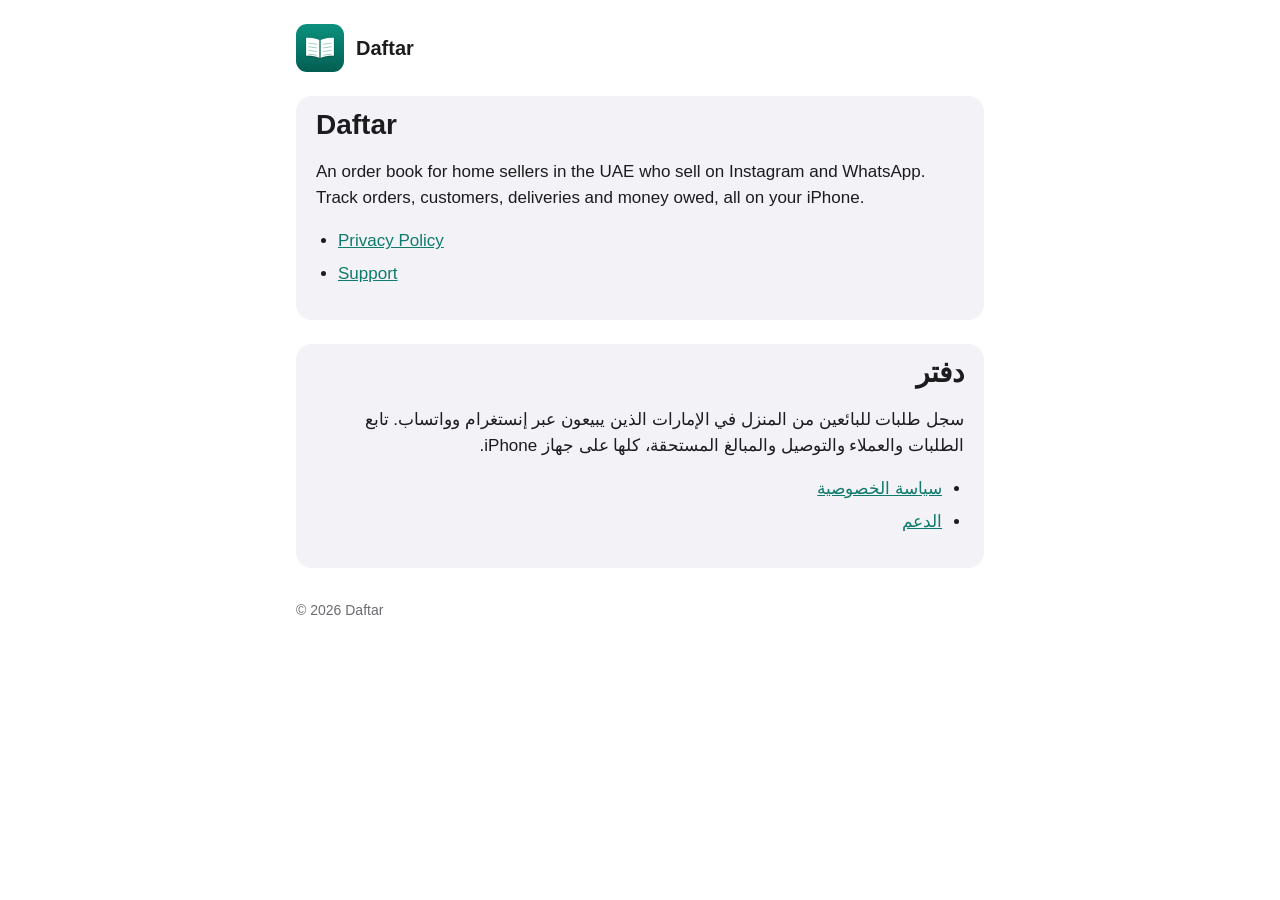
<file: index.html>
<!doctype html>
<html lang="en">
<head>
  <meta charset="utf-8">
  <meta name="viewport" content="width=device-width, initial-scale=1">
  <title>Daftar</title>
  <meta name="description" content="Daftar: an order book for home sellers in the UAE.">
  <link rel="stylesheet" href="style.css">
  <link rel="icon" href="icon.png">
</head>
<body>
<main>
  <header><img src="icon.png" alt=""><a href="index.html">Daftar</a></header>

  <section class="lang" lang="en" dir="ltr">
    <h1>Daftar</h1>
    <p>An order book for home sellers in the UAE who sell on Instagram and WhatsApp. Track orders, customers, deliveries and money owed, all on your iPhone.</p>
    <ul>
      <li><a href="privacy.html#en">Privacy Policy</a></li>
      <li><a href="support.html#en">Support</a></li>
    </ul>
  </section>

  <section class="lang" lang="ar" dir="rtl">
    <h1>دفتر</h1>
    <p>سجل طلبات للبائعين من المنزل في الإمارات الذين يبيعون عبر إنستغرام وواتساب. تابع الطلبات والعملاء والتوصيل والمبالغ المستحقة، كلها على جهاز iPhone.</p>
    <ul>
      <li><a href="privacy.html#ar">سياسة الخصوصية</a></li>
      <li><a href="support.html#ar">الدعم</a></li>
    </ul>
  </section>

  <footer>© 2026 Daftar</footer>
</main>
</body>
</html>
</file>
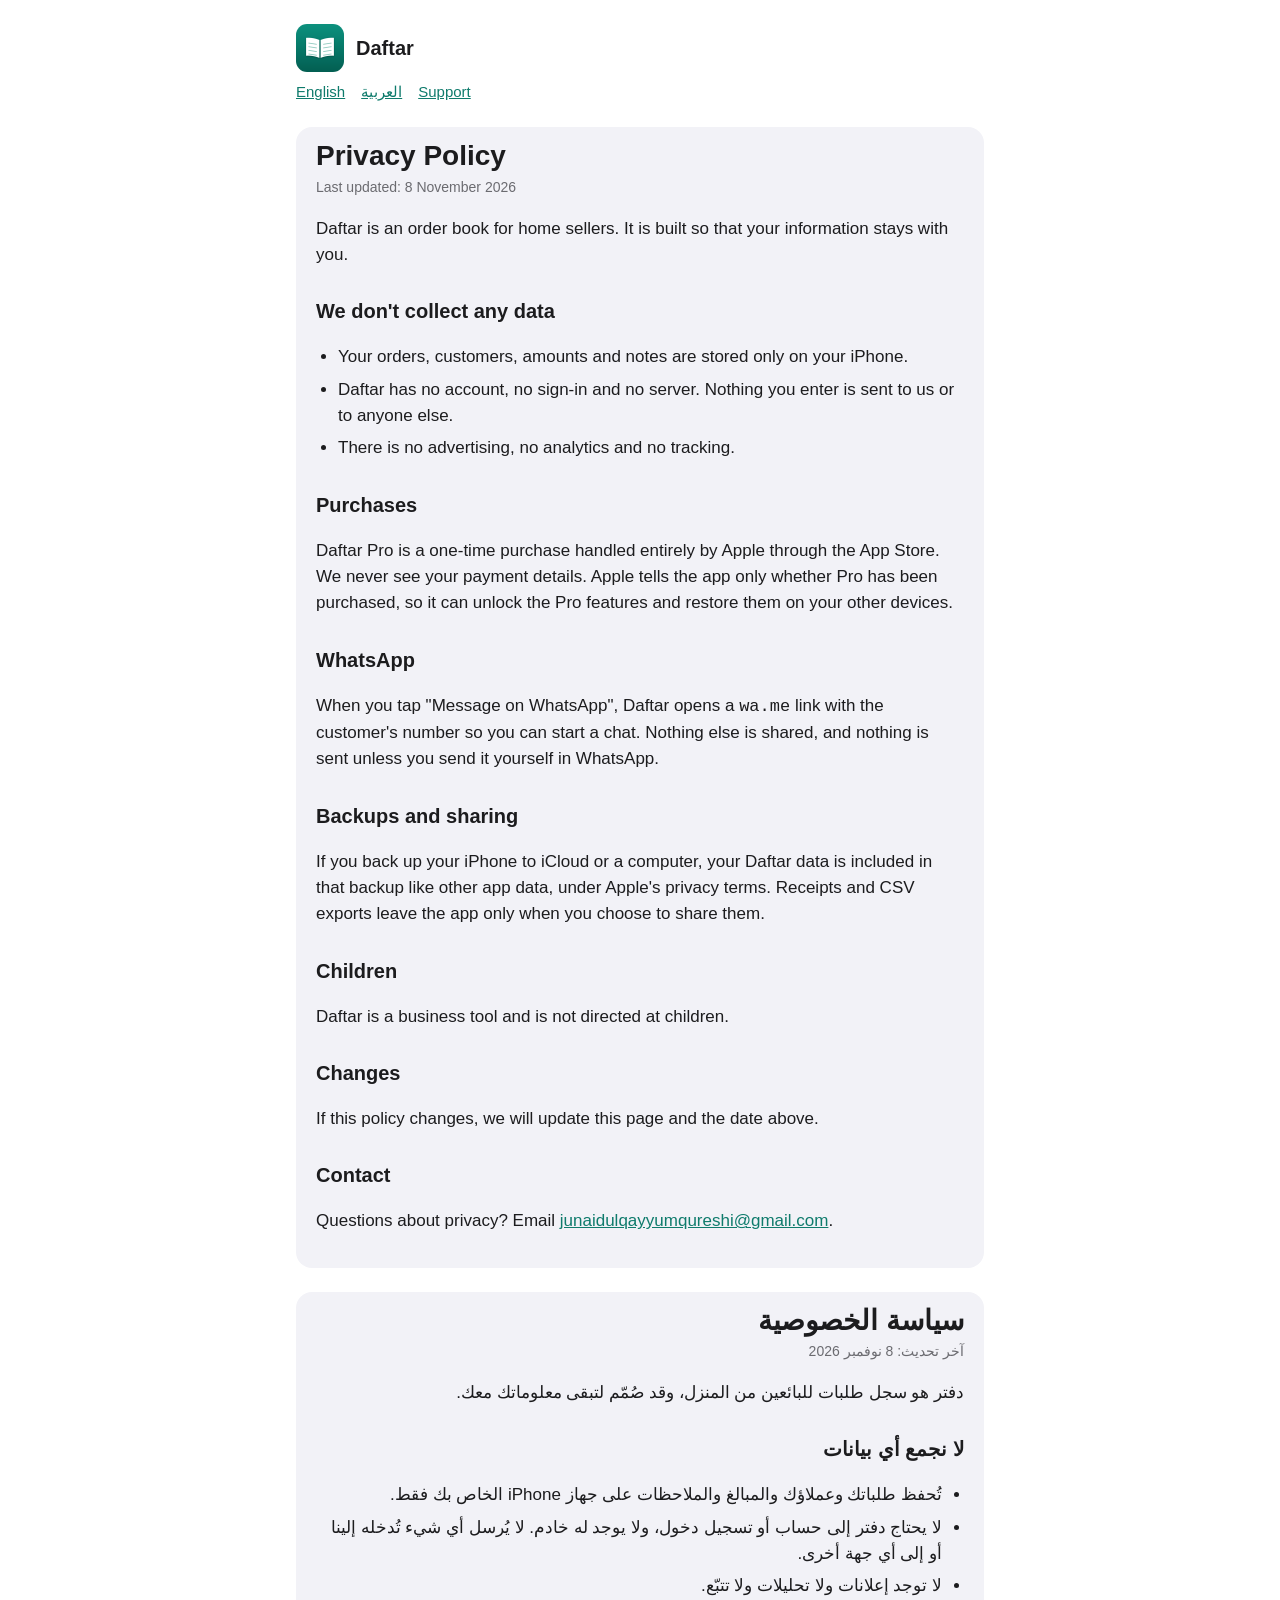
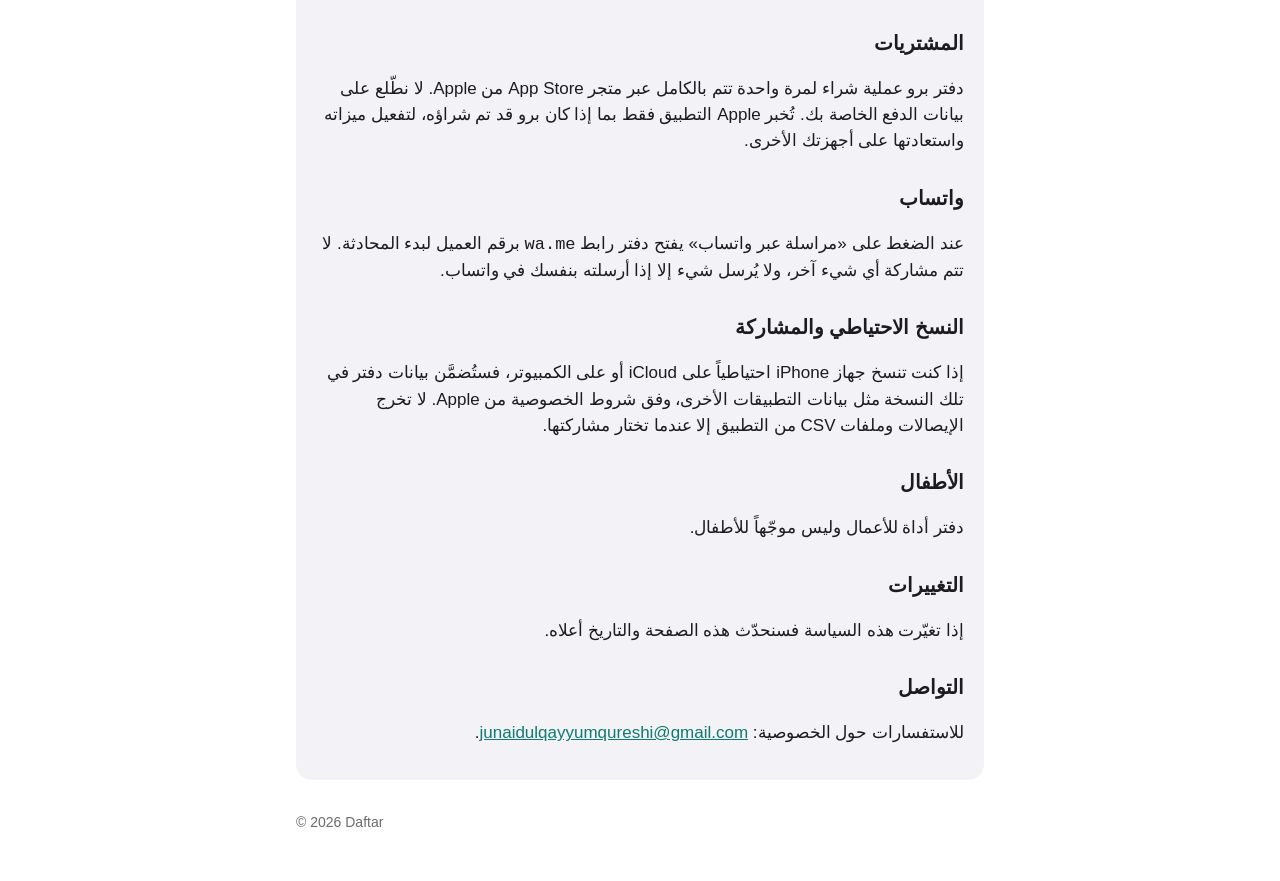
<file: privacy.html>
<!doctype html>
<html lang="en">
<head>
  <meta charset="utf-8">
  <meta name="viewport" content="width=device-width, initial-scale=1">
  <title>Daftar Privacy Policy</title>
  <meta name="description" content="Daftar keeps your orders and customers on your iPhone. It collects no data.">
  <link rel="stylesheet" href="style.css">
  <link rel="icon" href="icon.png">
</head>
<body>
<main>
  <header><img src="icon.png" alt=""><a href="index.html">Daftar</a></header>
  <nav><a href="#en">English</a><a href="#ar" lang="ar">العربية</a><a href="support.html">Support</a></nav>

  <section class="lang" id="en" lang="en" dir="ltr">
    <h1>Privacy Policy</h1>
    <p class="updated">Last updated: 8 November 2026</p>
    <p>Daftar is an order book for home sellers. It is built so that your information stays with you.</p>

    <h2>We don't collect any data</h2>
    <ul>
      <li>Your orders, customers, amounts and notes are stored only on your iPhone.</li>
      <li>Daftar has no account, no sign-in and no server. Nothing you enter is sent to us or to anyone else.</li>
      <li>There is no advertising, no analytics and no tracking.</li>
    </ul>

    <h2>Purchases</h2>
    <p>Daftar Pro is a one-time purchase handled entirely by Apple through the App Store. We never see your payment details. Apple tells the app only whether Pro has been purchased, so it can unlock the Pro features and restore them on your other devices.</p>

    <h2>WhatsApp</h2>
    <p>When you tap "Message on WhatsApp", Daftar opens a <code>wa.me</code> link with the customer's number so you can start a chat. Nothing else is shared, and nothing is sent unless you send it yourself in WhatsApp.</p>

    <h2>Backups and sharing</h2>
    <p>If you back up your iPhone to iCloud or a computer, your Daftar data is included in that backup like other app data, under Apple's privacy terms. Receipts and CSV exports leave the app only when you choose to share them.</p>

    <h2>Children</h2>
    <p>Daftar is a business tool and is not directed at children.</p>

    <h2>Changes</h2>
    <p>If this policy changes, we will update this page and the date above.</p>

    <h2>Contact</h2>
    <p>Questions about privacy? Email <a href="mailto:junaidulqayyumqureshi@gmail.com">junaidulqayyumqureshi@gmail.com</a>.</p>
  </section>

  <section class="lang" id="ar" lang="ar" dir="rtl">
    <h1>سياسة الخصوصية</h1>
    <p class="updated">آخر تحديث: 8 نوفمبر 2026</p>
    <p>دفتر هو سجل طلبات للبائعين من المنزل، وقد صُمّم لتبقى معلوماتك معك.</p>

    <h2>لا نجمع أي بيانات</h2>
    <ul>
      <li>تُحفظ طلباتك وعملاؤك والمبالغ والملاحظات على جهاز iPhone الخاص بك فقط.</li>
      <li>لا يحتاج دفتر إلى حساب أو تسجيل دخول، ولا يوجد له خادم. لا يُرسل أي شيء تُدخله إلينا أو إلى أي جهة أخرى.</li>
      <li>لا توجد إعلانات ولا تحليلات ولا تتبّع.</li>
    </ul>

    <h2>المشتريات</h2>
    <p>دفتر برو عملية شراء لمرة واحدة تتم بالكامل عبر متجر App Store من Apple. لا نطّلع على بيانات الدفع الخاصة بك. تُخبر Apple التطبيق فقط بما إذا كان برو قد تم شراؤه، لتفعيل ميزاته واستعادتها على أجهزتك الأخرى.</p>

    <h2>واتساب</h2>
    <p>عند الضغط على «مراسلة عبر واتساب» يفتح دفتر رابط <code>wa.me</code> برقم العميل لبدء المحادثة. لا تتم مشاركة أي شيء آخر، ولا يُرسل شيء إلا إذا أرسلته بنفسك في واتساب.</p>

    <h2>النسخ الاحتياطي والمشاركة</h2>
    <p>إذا كنت تنسخ جهاز iPhone احتياطياً على iCloud أو على الكمبيوتر، فستُضمَّن بيانات دفتر في تلك النسخة مثل بيانات التطبيقات الأخرى، وفق شروط الخصوصية من Apple. لا تخرج الإيصالات وملفات CSV من التطبيق إلا عندما تختار مشاركتها.</p>

    <h2>الأطفال</h2>
    <p>دفتر أداة للأعمال وليس موجّهاً للأطفال.</p>

    <h2>التغييرات</h2>
    <p>إذا تغيّرت هذه السياسة فسنحدّث هذه الصفحة والتاريخ أعلاه.</p>

    <h2>التواصل</h2>
    <p>للاستفسارات حول الخصوصية: <a href="mailto:junaidulqayyumqureshi@gmail.com" dir="ltr">junaidulqayyumqureshi@gmail.com</a>.</p>
  </section>

  <footer>© 2026 Daftar</footer>
</main>
</body>
</html>
</file>
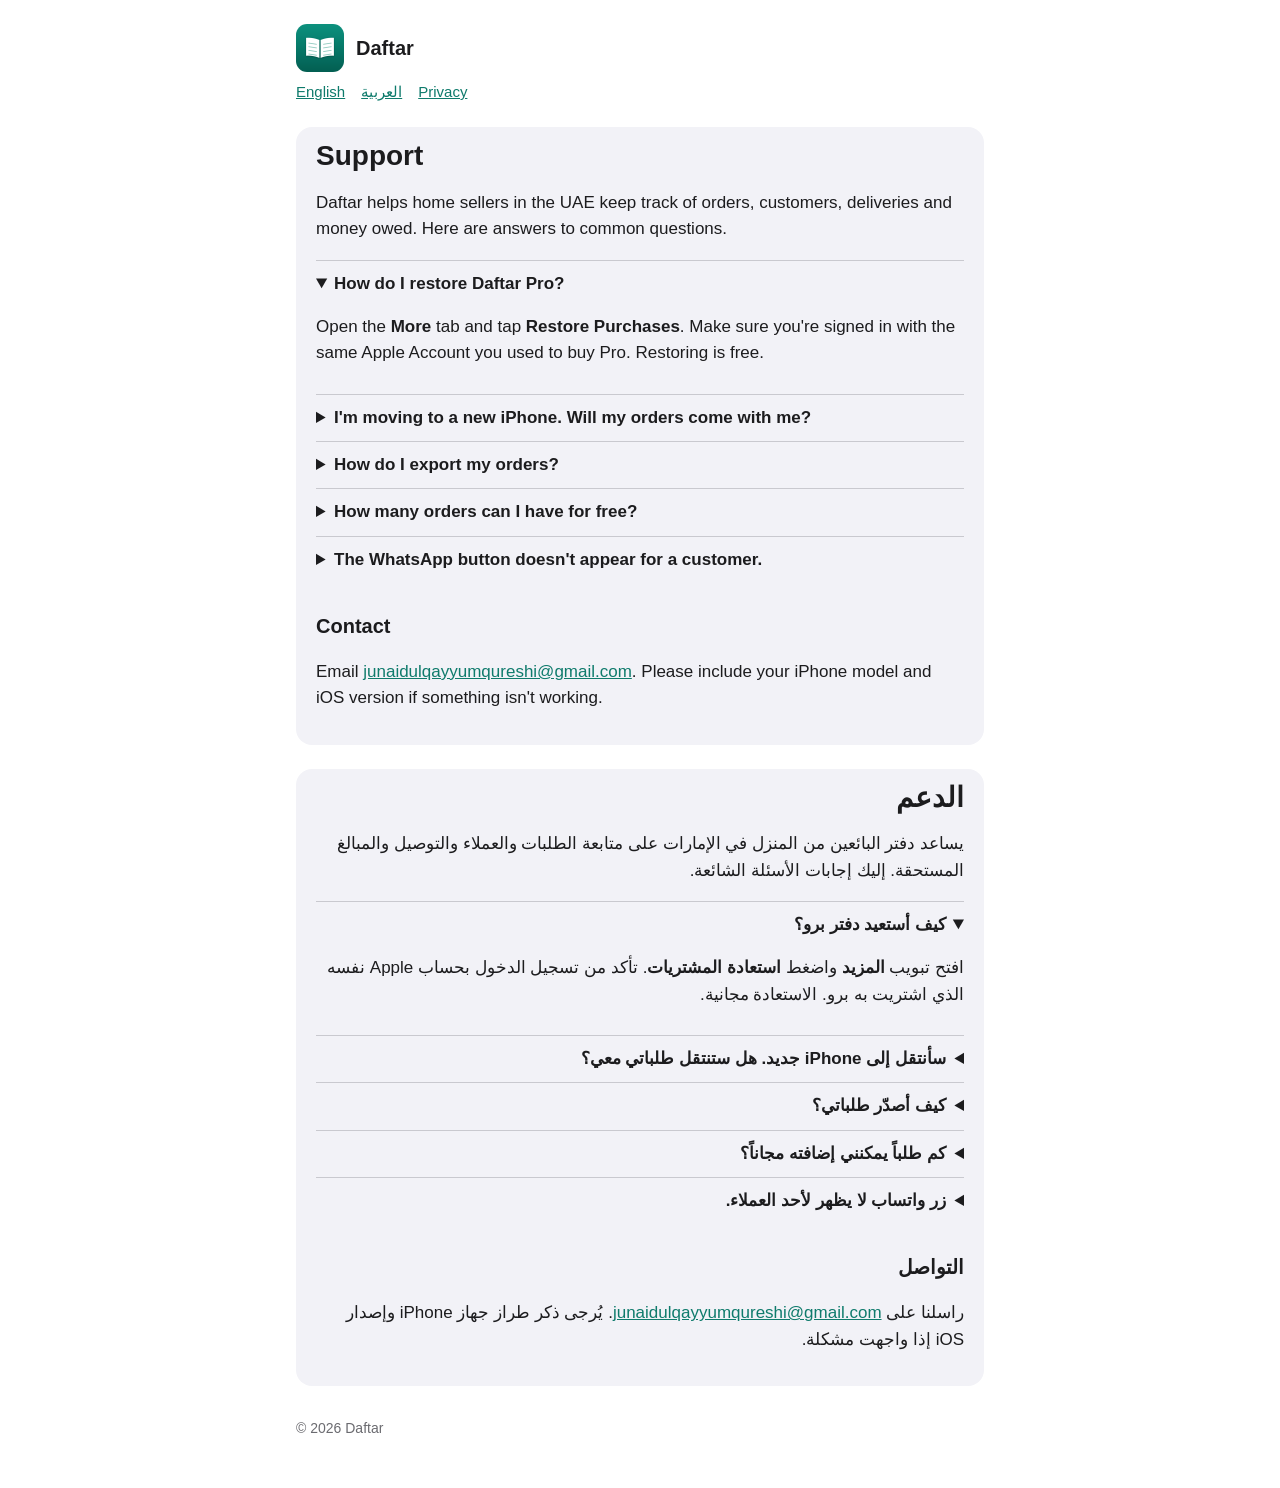
<file: support.html>
<!doctype html>
<html lang="en">
<head>
  <meta charset="utf-8">
  <meta name="viewport" content="width=device-width, initial-scale=1">
  <title>Daftar Support</title>
  <meta name="description" content="Help with Daftar: restoring Daftar Pro, moving to a new iPhone, exporting orders.">
  <link rel="stylesheet" href="style.css">
  <link rel="icon" href="icon.png">
</head>
<body>
<main>
  <header><img src="icon.png" alt=""><a href="index.html">Daftar</a></header>
  <nav><a href="#en">English</a><a href="#ar" lang="ar">العربية</a><a href="privacy.html">Privacy</a></nav>

  <section class="lang" id="en" lang="en" dir="ltr">
    <h1>Support</h1>
    <p>Daftar helps home sellers in the UAE keep track of orders, customers, deliveries and money owed. Here are answers to common questions.</p>

    <details open>
      <summary>How do I restore Daftar Pro?</summary>
      <p>Open the <strong>More</strong> tab and tap <strong>Restore Purchases</strong>. Make sure you're signed in with the same Apple Account you used to buy Pro. Restoring is free.</p>
    </details>
    <details>
      <summary>I'm moving to a new iPhone. Will my orders come with me?</summary>
      <p>Your orders and customers are stored only on your iPhone; Daftar has no online account. To move them, restore your new iPhone from an iCloud or computer backup of your old one; Daftar's data comes with the backup. If you set up the new iPhone as new, it will start empty. Daftar Pro itself can always be restored with <strong>Restore Purchases</strong>.</p>
    </details>
    <details>
      <summary>How do I export my orders?</summary>
      <p>With Daftar Pro, open <strong>More</strong> and tap <strong>Export orders (CSV)</strong>. You can save the file or share it, then open it in Excel, Numbers or Google Sheets. Arabic text is preserved.</p>
    </details>
    <details>
      <summary>How many orders can I have for free?</summary>
      <p>The free version keeps up to 30 open orders (not yet delivered or cancelled) at a time. Delivered and cancelled orders don't count. Daftar Pro removes the limit.</p>
    </details>
    <details>
      <summary>The WhatsApp button doesn't appear for a customer.</summary>
      <p>Check the customer's WhatsApp number. UAE numbers such as 050 123 4567 work as they are; for other countries, include the country code, for example +44.</p>
    </details>

    <h2>Contact</h2>
    <p>Email <a href="mailto:junaidulqayyumqureshi@gmail.com">junaidulqayyumqureshi@gmail.com</a>. Please include your iPhone model and iOS version if something isn't working.</p>
  </section>

  <section class="lang" id="ar" lang="ar" dir="rtl">
    <h1>الدعم</h1>
    <p>يساعد دفتر البائعين من المنزل في الإمارات على متابعة الطلبات والعملاء والتوصيل والمبالغ المستحقة. إليك إجابات الأسئلة الشائعة.</p>

    <details open>
      <summary>كيف أستعيد دفتر برو؟</summary>
      <p>افتح تبويب <strong>المزيد</strong> واضغط <strong>استعادة المشتريات</strong>. تأكد من تسجيل الدخول بحساب Apple نفسه الذي اشتريت به برو. الاستعادة مجانية.</p>
    </details>
    <details>
      <summary>سأنتقل إلى iPhone جديد. هل ستنتقل طلباتي معي؟</summary>
      <p>تُحفظ طلباتك وعملاؤك على جهاز iPhone فقط، ولا يوجد لدفتر حساب على الإنترنت. لنقلها، استعِد جهازك الجديد من نسخة احتياطية لجهازك القديم على iCloud أو على الكمبيوتر، وستنتقل بيانات دفتر مع النسخة. إذا أعددت الجهاز الجديد كجهاز جديد فسيبدأ دفتر فارغاً. أما دفتر برو فيمكن استعادته دائماً عبر <strong>استعادة المشتريات</strong>.</p>
    </details>
    <details>
      <summary>كيف أصدّر طلباتي؟</summary>
      <p>مع دفتر برو، افتح <strong>المزيد</strong> واضغط <strong>تصدير الطلبات (CSV)</strong>. يمكنك حفظ الملف أو مشاركته ثم فتحه في Excel أو Numbers أو Google Sheets، مع الحفاظ على النص العربي.</p>
    </details>
    <details>
      <summary>كم طلباً يمكنني إضافته مجاناً؟</summary>
      <p>تتيح النسخة المجانية حتى 30 طلباً مفتوحاً (لم يتم توصيله أو إلغاؤه) في الوقت نفسه. الطلبات المُوصلة والملغاة لا تُحتسب. يزيل دفتر برو هذا الحد.</p>
    </details>
    <details>
      <summary>زر واتساب لا يظهر لأحد العملاء.</summary>
      <p>تحقق من رقم واتساب الخاص بالعميل. الأرقام الإماراتية مثل <span dir="ltr">050 123 4567</span> تعمل كما هي، أما الأرقام من دول أخرى فأضف رمز الدولة، مثل <span dir="ltr">+44</span>.</p>
    </details>

    <h2>التواصل</h2>
    <p>راسلنا على <a href="mailto:junaidulqayyumqureshi@gmail.com" dir="ltr">junaidulqayyumqureshi@gmail.com</a>. يُرجى ذكر طراز جهاز iPhone وإصدار iOS إذا واجهت مشكلة.</p>
  </section>

  <footer>© 2026 Daftar</footer>
</main>
</body>
</html>
</file>
<file: style.css>
:root { --accent: #0F7B6C; --text: #1c1c1e; --muted: #6b6b70; --bg: #ffffff; --card: #f2f2f7; color-scheme: light dark; }
@media (prefers-color-scheme: dark) { :root { --accent: #3CC2A9; --text: #f2f2f7; --muted: #a1a1a6; --bg: #000000; --card: #1c1c1e; } }
* { box-sizing: border-box; }
body { margin: 0; background: var(--bg); color: var(--text); font: 17px/1.55 -apple-system, BlinkMacSystemFont, "Segoe UI", "SF Arabic", "Noto Sans Arabic", Tahoma, sans-serif; }
main { max-width: 720px; margin: 0 auto; padding: 24px 16px 48px; }
header { display: flex; align-items: center; gap: 12px; margin-bottom: 8px; }
header img { width: 48px; height: 48px; border-radius: 11px; }
header a { color: inherit; text-decoration: none; font-weight: 700; font-size: 20px; }
nav { display: flex; gap: 16px; flex-wrap: wrap; margin: 4px 0 24px; font-size: 15px; }
a { color: var(--accent); }
h1 { font-size: 28px; line-height: 1.2; margin: 8px 0 4px; }
h2 { font-size: 20px; margin: 28px 0 8px; }
.updated { color: var(--muted); font-size: 14px; margin: 0 0 16px; }
section.lang { background: var(--card); border-radius: 16px; padding: 4px 20px 16px; margin-top: 24px; }
section.lang[dir="rtl"] { text-align: right; }
ul { padding-inline-start: 22px; }
li { margin: 6px 0; }
details { border-top: 1px solid color-mix(in srgb, var(--muted) 30%, transparent); padding: 10px 0; }
summary { font-weight: 600; cursor: pointer; }
footer { color: var(--muted); font-size: 14px; margin-top: 32px; }
</file>
